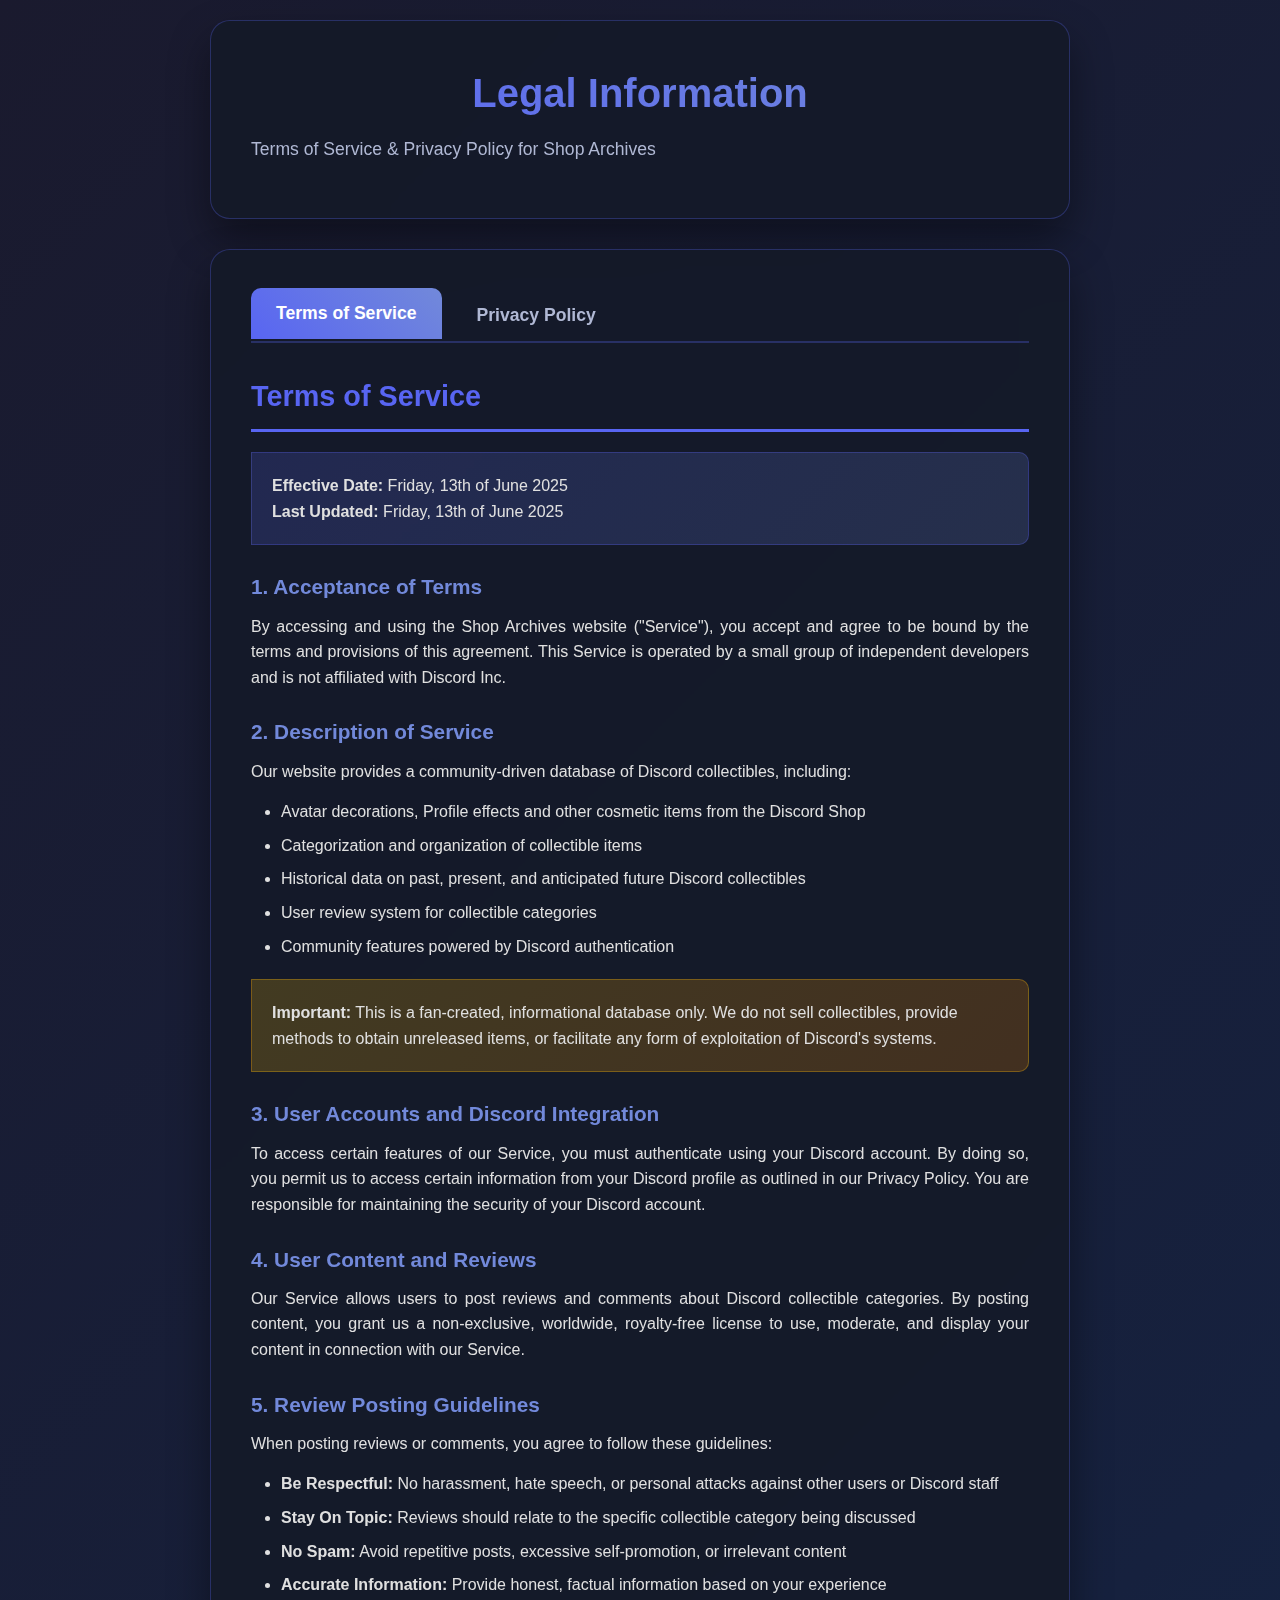
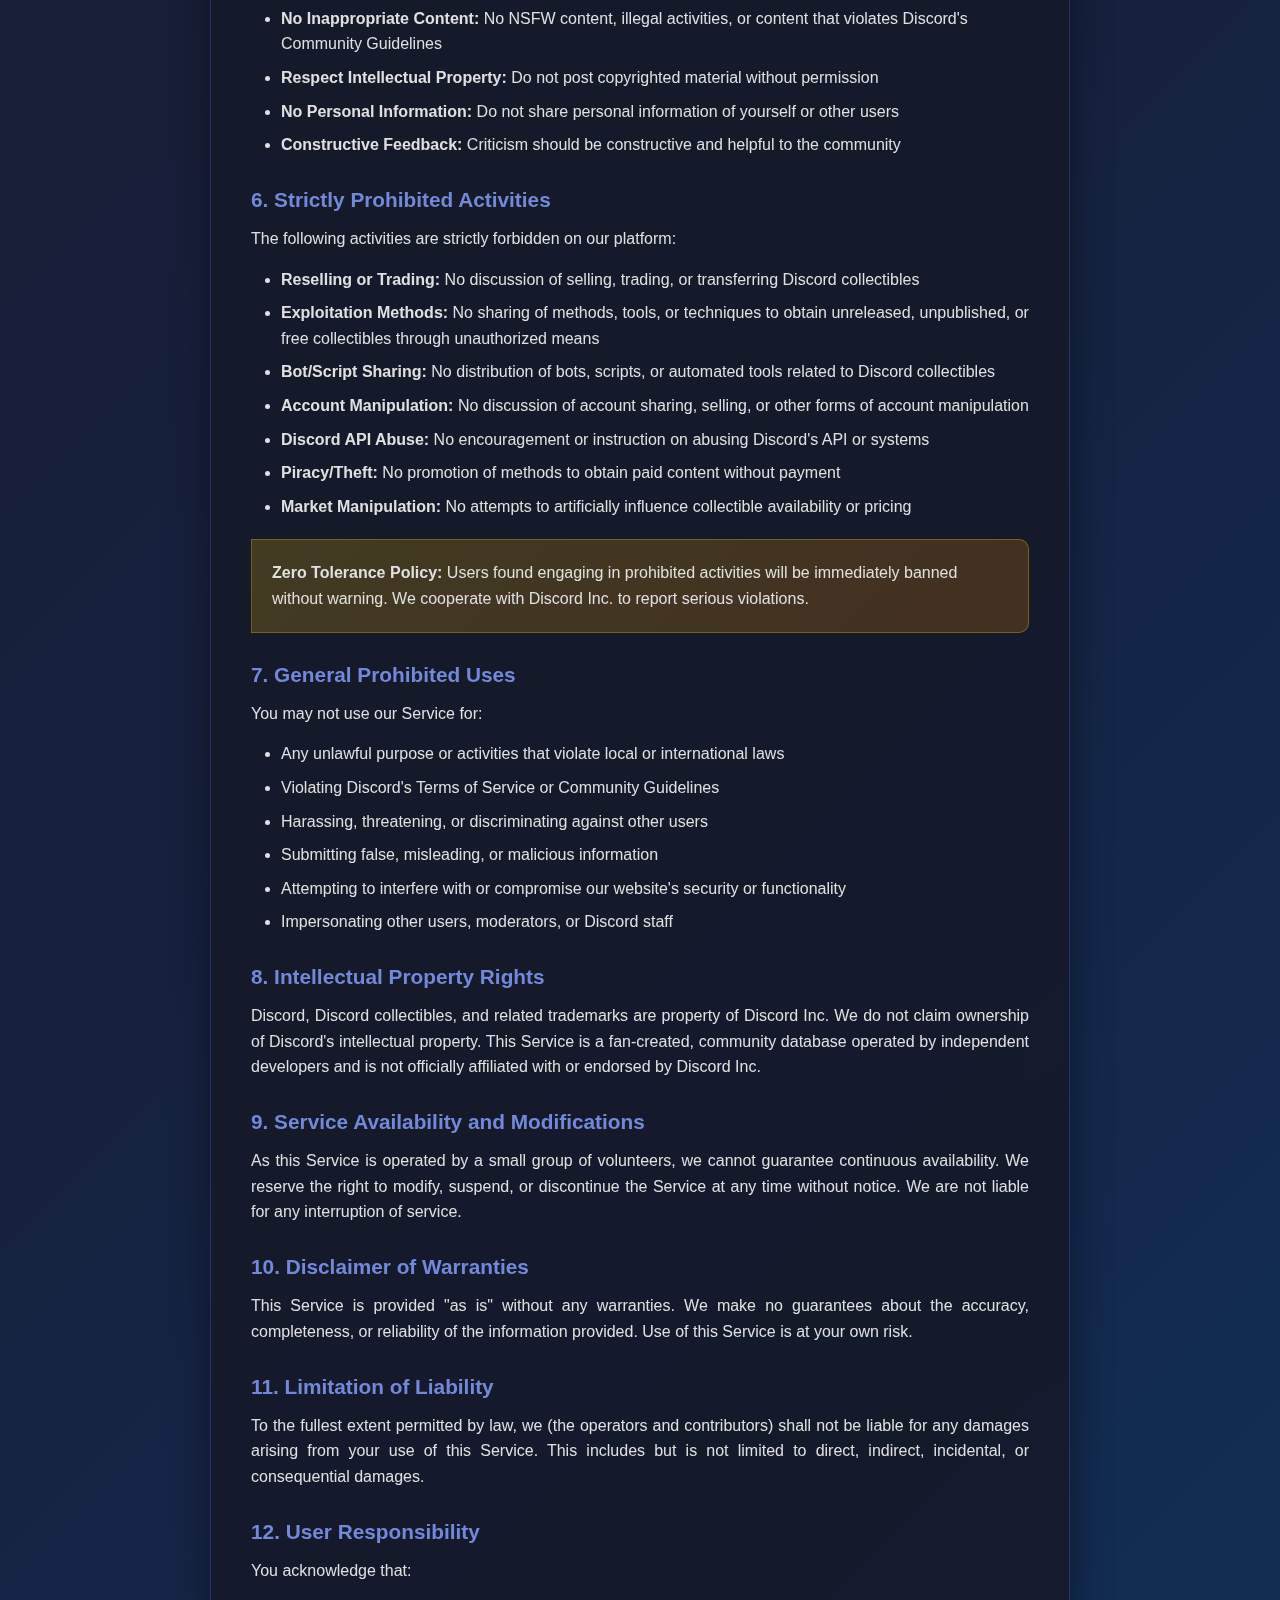
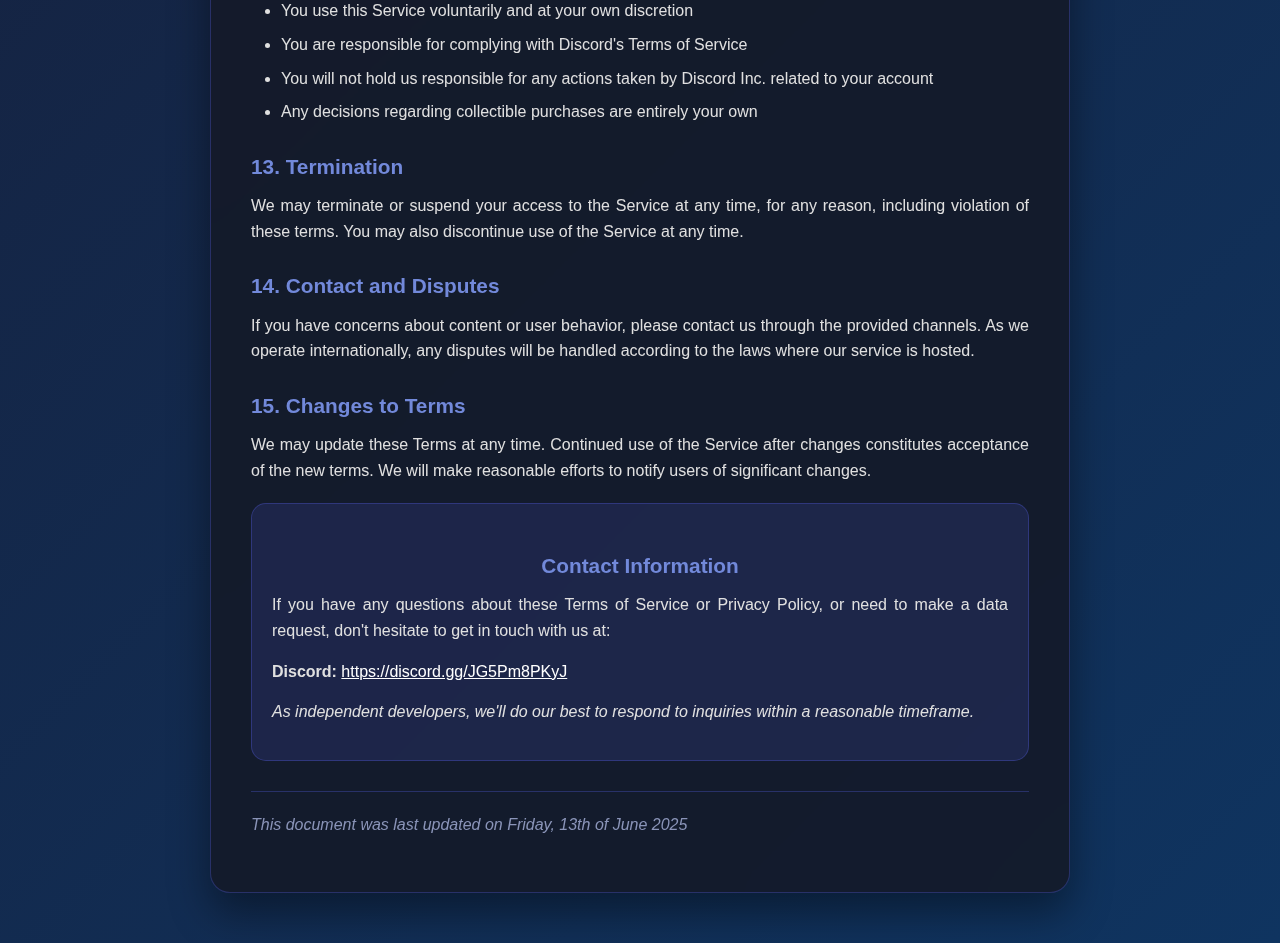
<file: legal-information/index.html>
<html lang="en">
<head>
    <meta charset="UTF-8">
    <meta name="viewport" content="width=device-width, initial-scale=1.0">
    <title>Terms of Service & Privacy Policy</title>
    <link rel="icon" href="../favicon.ico" type="image/x-icon">
    <style>
        * {
            margin: 0;
            padding: 0;
            box-sizing: border-box;
        }

        body {
            font-family: 'Segoe UI', Tahoma, Geneva, Verdana, sans-serif;
            line-height: 1.6;
            color: #e0e0e0;
            background: linear-gradient(135deg, #1a1a2e 0%, #16213e 50%, #0f3460 100%);
            min-height: 100vh;
        }

        .container {
            max-width: 900px;
            margin: 0 auto;
            padding: 20px;
        }

        .header {
            background: rgba(20, 25, 40, 0.9);
            backdrop-filter: blur(20px);
            border: 1px solid rgba(88, 101, 242, 0.3);
            border-radius: 20px;
            padding: 40px;
            margin-bottom: 30px;
            text-align: center;
            box-shadow: 0 20px 40px rgba(0, 0, 0, 0.4);
        }

        .header h1 {
            color: #5865f2;
            font-size: 2.5em;
            margin-bottom: 10px;
            background: linear-gradient(45deg, #5865f2, #7289da);
            -webkit-background-clip: text;
            -webkit-text-fill-color: transparent;
            background-clip: text;
        }

        .header p {
            color: #b0b8d4;
            font-size: 1.1em;
        }

        .content {
            background: rgba(20, 25, 40, 0.9);
            backdrop-filter: blur(20px);
            border: 1px solid rgba(88, 101, 242, 0.3);
            border-radius: 20px;
            padding: 40px;
            box-shadow: 0 20px 40px rgba(0, 0, 0, 0.4);
            margin-bottom: 30px;
        }

        .nav-tabs {
            display: flex;
            gap: 10px;
            margin-bottom: 30px;
            border-bottom: 2px solid rgba(88, 101, 242, 0.3);
        }

        .nav-tab {
            padding: 15px 25px;
            background: transparent;
            border: none;
            border-radius: 10px 10px 0 0;
            cursor: pointer;
            font-size: 1.1em;
            font-weight: 600;
            color: #b0b8d4;
            transition: all 0.3s ease;
            position: relative;
        }

        .nav-tab.active {
            background: linear-gradient(45deg, #5865f2, #7289da);
            color: white;
            transform: translateY(-2px);
        }

        .nav-tab:hover:not(.active) {
            background: rgba(88, 101, 242, 0.1);
            color: #5865f2;
        }

        .tab-content {
            display: none;
            animation: fadeIn 0.5s ease;
        }

        .tab-content.active {
            display: block;
        }

        @keyframes fadeIn {
            from { opacity: 0; transform: translateY(20px); }
            to { opacity: 1; transform: translateY(0); }
        }

        h2 {
            color: #5865f2;
            margin: 30px 0 15px 0;
            font-size: 1.8em;
            border-bottom: 3px solid #5865f2;
            padding-bottom: 10px;
        }

        h3 {
            color: #7289da;
            margin: 25px 0 10px 0;
            font-size: 1.3em;
        }

        p {
            margin-bottom: 15px;
            text-align: justify;
        }

        a {
            color: white;
            text-decoration: underline;
        }

        ul {
            margin: 15px 0 15px 30px;
        }

        li {
            margin-bottom: 8px;
        }

        .highlight-box {
            background: linear-gradient(135deg, rgba(88, 101, 242, 0.2), rgba(114, 137, 218, 0.2));
            border-left: 4px solid #5865f2;
            padding: 20px;
            margin: 20px 0;
            border-radius: 0 10px 10px 0;
            border: 1px solid rgba(88, 101, 242, 0.3);
        }

        .warning-box {
            background: linear-gradient(135deg, rgba(255, 193, 7, 0.2), rgba(255, 138, 0, 0.2));
            border-left: 4px solid #ffc107;
            padding: 20px;
            margin: 20px 0;
            border-radius: 0 10px 10px 0;
            border: 1px solid rgba(255, 193, 7, 0.3);
        }

        .contact-info {
            background: rgba(88, 101, 242, 0.15);
            border: 1px solid rgba(88, 101, 242, 0.3);
            padding: 20px;
            border-radius: 15px;
            margin: 20px 0;
            text-align: center;
        }

        .last-updated {
            text-align: center;
            color: #8a94b8;
            font-style: italic;
            margin-top: 30px;
            padding-top: 20px;
            border-top: 1px solid rgba(88, 101, 242, 0.3);
        }

        @media (max-width: 768px) {
            .container {
                padding: 10px;
            }
            
            .header, .content {
                padding: 20px;
            }
            
            .header h1 {
                font-size: 2em;
            }
            
            .nav-tabs {
                flex-direction: column;
            }
            
            .nav-tab {
                text-align: center;
            }
        }
    </style>
</head>
<body>
    <div class="container">
        <div class="header">
            <h1>Legal Information</h1>
            <p>Terms of Service & Privacy Policy for Shop Archives</p>
        </div>

        <div class="content">
            <div class="nav-tabs">
                <button class="nav-tab active" id="tos-button" onclick="showTab('tos')">Terms of Service</button>
                <button class="nav-tab" id="privacy-button" onclick="showTab('privacy')">Privacy Policy</button>
            </div>

            <div id="tos" class="tab-content active">
                <h2>Terms of Service</h2>
                
                <div class="highlight-box">
                    <strong>Effective Date:</strong> Friday, 13th of June 2025<br>
                    <strong>Last Updated:</strong> Friday, 13th of June 2025
                </div>

                <h3>1. Acceptance of Terms</h3>
                <p>By accessing and using the Shop Archives website ("Service"), you accept and agree to be bound by the terms and provisions of this agreement. This Service is operated by a small group of independent developers and is not affiliated with Discord Inc.</p>

                <h3>2. Description of Service</h3>
                <p>Our website provides a community-driven database of Discord collectibles, including:</p>
                <ul>
                    <li>Avatar decorations, Profile effects and other cosmetic items from the Discord Shop</li>
                    <li>Categorization and organization of collectible items</li>
                    <li>Historical data on past, present, and anticipated future Discord collectibles</li>
                    <li>User review system for collectible categories</li>
                    <li>Community features powered by Discord authentication</li>
                </ul>

                <div class="warning-box">
                    <strong>Important:</strong> This is a fan-created, informational database only. We do not sell collectibles, provide methods to obtain unreleased items, or facilitate any form of exploitation of Discord's systems.
                </div>

                <h3>3. User Accounts and Discord Integration</h3>
                <p>To access certain features of our Service, you must authenticate using your Discord account. By doing so, you permit us to access certain information from your Discord profile as outlined in our Privacy Policy. You are responsible for maintaining the security of your Discord account.</p>

                <h3>4. User Content and Reviews</h3>
                <p>Our Service allows users to post reviews and comments about Discord collectible categories. By posting content, you grant us a non-exclusive, worldwide, royalty-free license to use, moderate, and display your content in connection with our Service.</p>

                <h3>5. Review Posting Guidelines</h3>
                <p>When posting reviews or comments, you agree to follow these guidelines:</p>
                <ul>
                    <li><strong>Be Respectful:</strong> No harassment, hate speech, or personal attacks against other users or Discord staff</li>
                    <li><strong>Stay On Topic:</strong> Reviews should relate to the specific collectible category being discussed</li>
                    <li><strong>No Spam:</strong> Avoid repetitive posts, excessive self-promotion, or irrelevant content</li>
                    <li><strong>Accurate Information:</strong> Provide honest, factual information based on your experience</li>
                    <li><strong>No Inappropriate Content:</strong> No NSFW content, illegal activities, or content that violates Discord's Community Guidelines</li>
                    <li><strong>Respect Intellectual Property:</strong> Do not post copyrighted material without permission</li>
                    <li><strong>No Personal Information:</strong> Do not share personal information of yourself or other users</li>
                    <li><strong>Constructive Feedback:</strong> Criticism should be constructive and helpful to the community</li>
                </ul>

                <h3>6. Strictly Prohibited Activities</h3>
                <p>The following activities are strictly forbidden on our platform:</p>
                <ul>
                    <li><strong>Reselling or Trading:</strong> No discussion of selling, trading, or transferring Discord collectibles</li>
                    <li><strong>Exploitation Methods:</strong> No sharing of methods, tools, or techniques to obtain unreleased, unpublished, or free collectibles through unauthorized means</li>
                    <li><strong>Bot/Script Sharing:</strong> No distribution of bots, scripts, or automated tools related to Discord collectibles</li>
                    <li><strong>Account Manipulation:</strong> No discussion of account sharing, selling, or other forms of account manipulation</li>
                    <li><strong>Discord API Abuse:</strong> No encouragement or instruction on abusing Discord's API or systems</li>
                    <li><strong>Piracy/Theft:</strong> No promotion of methods to obtain paid content without payment</li>
                    <li><strong>Market Manipulation:</strong> No attempts to artificially influence collectible availability or pricing</li>
                </ul>

                <div class="warning-box">
                    <strong>Zero Tolerance Policy:</strong> Users found engaging in prohibited activities will be immediately banned without warning. We cooperate with Discord Inc. to report serious violations.
                </div>

                <h3>7. General Prohibited Uses</h3>
                <p>You may not use our Service for:</p>
                <ul>
                    <li>Any unlawful purpose or activities that violate local or international laws</li>
                    <li>Violating Discord's Terms of Service or Community Guidelines</li>
                    <li>Harassing, threatening, or discriminating against other users</li>
                    <li>Submitting false, misleading, or malicious information</li>
                    <li>Attempting to interfere with or compromise our website's security or functionality</li>
                    <li>Impersonating other users, moderators, or Discord staff</li>
                </ul>

                <h3>8. Intellectual Property Rights</h3>
                <p>Discord, Discord collectibles, and related trademarks are property of Discord Inc. We do not claim ownership of Discord's intellectual property. This Service is a fan-created, community database operated by independent developers and is not officially affiliated with or endorsed by Discord Inc.</p>

                <h3>9. Service Availability and Modifications</h3>
                <p>As this Service is operated by a small group of volunteers, we cannot guarantee continuous availability. We reserve the right to modify, suspend, or discontinue the Service at any time without notice. We are not liable for any interruption of service.</p>

                <h3>10. Disclaimer of Warranties</h3>
                <p>This Service is provided "as is" without any warranties. We make no guarantees about the accuracy, completeness, or reliability of the information provided. Use of this Service is at your own risk.</p>

                <h3>11. Limitation of Liability</h3>
                <p>To the fullest extent permitted by law, we (the operators and contributors) shall not be liable for any damages arising from your use of this Service. This includes but is not limited to direct, indirect, incidental, or consequential damages.</p>

                <h3>12. User Responsibility</h3>
                <p>You acknowledge that:</p>
                <ul>
                    <li>You use this Service voluntarily and at your own discretion</li>
                    <li>You are responsible for complying with Discord's Terms of Service</li>
                    <li>You will not hold us responsible for any actions taken by Discord Inc. related to your account</li>
                    <li>Any decisions regarding collectible purchases are entirely your own</li>
                </ul>

                <h3>13. Termination</h3>
                <p>We may terminate or suspend your access to the Service at any time, for any reason, including violation of these terms. You may also discontinue use of the Service at any time.</p>

                <h3>14. Contact and Disputes</h3>
                <p>If you have concerns about content or user behavior, please contact us through the provided channels. As we operate internationally, any disputes will be handled according to the laws where our service is hosted.</p>

                <h3>15. Changes to Terms</h3>
                <p>We may update these Terms at any time. Continued use of the Service after changes constitutes acceptance of the new terms. We will make reasonable efforts to notify users of significant changes.</p>
            </div>

            <div id="privacy" class="tab-content">
                <h2>Privacy Policy</h2>
                
                <div class="highlight-box">
                    <strong>Effective Date:</strong> Friday, 13th of June 2025<br>
                    <strong>Last Updated:</strong> Friday, 13th of June 2025
                </div>

                <h3>1. Information We Collect</h3>
                <p>When you use Shop Archives, we collect the following information through Discord's OAuth system and your interactions with our Service:</p>

                <h4>Information from Discord Authentication</h4>
                <ul>
                    <li>Discord User ID (unique identifier)</li>
                    <li>Username</li>
                    <li>Display name (if different from username)</li>
                    <li>Avatar</li>
                    <li>Banner</li>
                    <li>Banner Color</li>
                    <li>Premium Type (what Nitro you have)</li>
                    <li>Your applied Guild Tag</li>
                    <li>Your applied Avatar Decoration</li>
                    <li>Your applied Nameplate</li>
                </ul>

                <h4>Information You Voluntarily Provide</h4>
                <ul>
                    <li>Reviews, Ratings and comments you post about collectible categories</li>
                    <li>Any other content you choose to share on our platform</li>
                </ul>

                <h4>Automatically Collected Technical Information</h4>
                <ul>
                    <li>Technical information (browser type, device type)</li>
                    <li>IP address (for security and geographic analytics only)</li>
                </ul>

                <div class="warning-box">
                    <strong>Note:</strong> We are independent developers, not a company. We collect minimal data necessary for the Service to function and do not engage in extensive data collection or tracking.
                </div>

                <h3>2. How We Use Your Information</h3>
                <p>We use the collected information solely for the following purposes:</p>
                <ul>
                    <li>Providing and maintaining our community database Service</li>
                    <li>Authenticating your identity through Discord</li>
                    <li>Displaying your username and avatar with your reviews (publicly visible)</li>
                    <li>Moderating user-generated content to maintain community standards</li>
                    <li>Preventing spam, abuse, and violations of our Terms of Service</li>
                    <li>Basic analytics to understand how the Service is used (no personal tracking)</li>
                    <li>Communicating about Service updates or critical issues</li>
                </ul>

                <div class="highlight-box">
                    <strong>What We Don't Do:</strong>
                    <ul>
                        <li>We don't sell or monetize your data</li>
                        <li>We don't track you across other websites</li>
                        <li>We don't use your data for advertising</li>
                        <li>We don't share your data with third parties for marketing</li>
                    </ul>
                </div>

                <h3>3. Information Sharing and Disclosure</h3>
                <p>As independent operators, we have a simple approach to data sharing:</p>
                
                <h4>Public Information</h4>
                <p>When you post reviews or comments, your Discord username and avatar are displayed publicly alongside your content. This is necessary for community functionality.</p>

                <h4>No Commercial Sharing</h4>
                <p>We do not sell, rent, or trade your personal information to anyone.</p>

                <h4>Legal Requirements</h4>
                <p>We may disclose information if required by law or to protect the safety of our users and the integrity of the Service.</p>

                <h4>Service Functionality</h4>
                <p>Basic technical information may be shared with hosting providers and essential service providers, but only as necessary for website functionality.</p>

                <h3>4. Data Storage and Security</h3>
                <p>As a small group of developers, we implement reasonable security measures within our capabilities to protect your information. However, we cannot guarantee absolute security, and you use the Service understanding this limitation.</p>

                <h3>5. Data Retention</h3>
                <p>We retain your information only as long as necessary to provide the Service. You may request deletion of your account and associated data by contacting us. Note that some content (like reviews) may remain in anonymized form for community continuity.</p>

                <h3>6. Your Rights and Choices</h3>
                <p>You have the following rights regarding your information:</p>
                <ul>
                    <li><strong>Access:</strong> Ask us what information we have about you</li>
                    <li><strong>Correction:</strong> Request correction of inaccurate information</li>
                    <li><strong>Deletion:</strong> Request deletion of your account and data</li>
                    <li><strong>Withdrawal:</strong> Stop using the Service at any time</li>
                </ul>

                <div class="highlight-box">
                    <strong>Easy Data Control:</strong> Since we're a small operation, you can contact us directly for any data-related requests. We'll respond as quickly as possible.
                </div>

                <h3>7. Cookies and Tracking</h3>
                <p>We use minimal cookies necessary for the Service to function (like keeping you logged in). We do not use tracking cookies or analytics that follow you across the internet.</p>

                <h3>8. Third-Party Services</h3>
                <p>Our Service integrates with Discord for authentication. Discord's own Privacy Policy governs your use of Discord's services. We may also link to other websites, but we're not responsible for their privacy practices.</p>

                <h3>9. Age Requirements</h3>
                <p>Our Service is intended for users who meet Discord's age requirements. We do not knowingly collect information from users under the age of 13.</p>

                <h3>10. International Users</h3>
                <p>As independent developers, we operate this Service internationally. Your information may be processed in different countries, but we maintain the same privacy standards regardless of location.</p>

                <h3>11. Changes to Privacy Policy</h3>
                <p>We may update this Privacy Policy occasionally. We'll post any changes on this page and update the "Last Updated" date. Significant changes will be communicated through the Service.</p>

                <h3>12. Discord's Privacy Policy</h3>
                <p>Your use of Discord's authentication services is also governed by Discord's Privacy Policy. We encourage you to review Discord's privacy practices as well.</p>
            </div>

            <div class="contact-info">
                <h3>Contact Information</h3>
                <p>If you have any questions about these Terms of Service or Privacy Policy, or need to make a data request, don't hesitate to get in touch with us at:</p>
                <p><strong>Discord:</strong> <a href="https://discord.gg/JG5Pm8PKyJ">https://discord.gg/JG5Pm8PKyJ</a></p>
                <p><em>As independent developers, we'll do our best to respond to inquiries within a reasonable timeframe.</em></p>
            </div>

            <div class="last-updated">
                <p>This document was last updated on Friday, 13th of June 2025</p>
            </div>
        </div>
    </div>

    <script>

        const params = new URLSearchParams(window.location.search);

        function setParams(params) {
            const url = new URL(window.location);
        
            url.search = '';
        
            Object.entries(params).forEach(([key, value]) => {
                url.searchParams.set(key, value);
            });
        
            history.replaceState(null, '', url);
        }

        if (params.get("page") === "tos" || params.get("page") === "privacy") {
            showTab(params.get("page"))
        }

        function showTab(tabName) {
            const contents = document.querySelectorAll('.tab-content');
            contents.forEach(content => {
                content.classList.remove('active');
            });

            const tabs = document.querySelectorAll('.nav-tab');
            tabs.forEach(tab => {
                tab.classList.remove('active');
            });

            document.getElementById(tabName).classList.add('active');

            document.getElementById(tabName+'-button').classList.add('active');

            setParams({page: tabName});
        }

        document.addEventListener('DOMContentLoaded', function() {
            const links = document.querySelectorAll('a[href^="#"]');
            links.forEach(link => {
                link.addEventListener('click', function(e) {
                    e.preventDefault();
                    const target = document.querySelector(this.getAttribute('href'));
                    if (target) {
                        target.scrollIntoView({
                            behavior: 'smooth',
                            block: 'start'
                        });
                    }
                });
            });
        });
    </script>
</body>
</html>
</file>
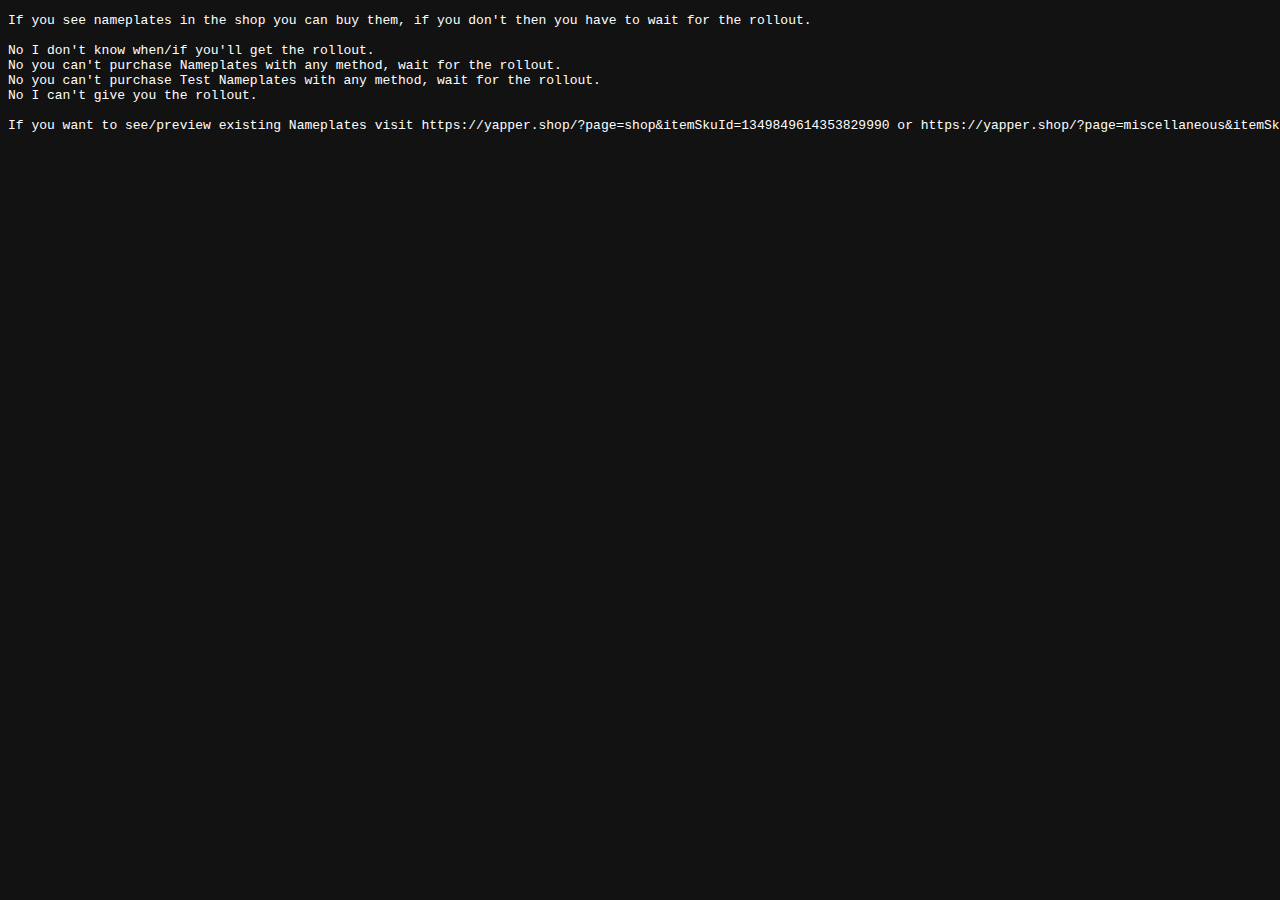
<file: np/index.html>
<!DOCTYPE html>
<html lang="en">

<head>
    <base target="_blank">
    <title>Nameplates | Shop Archives</title>
    <link rel="icon" href="./favicon.ico" type="image/x-icon">
    <meta content="Nameplates are a beta feature" property="og:title" />
    <meta content="If you see nameplates in the shop you can buy them, if you don't then you have to wait for the rollout." property="og:description" />
    <meta content="https://yapper.shop/np" property="og:url" />
    <meta content="https://cdn.yapper.shop/assets/172.png" property="og:image" />
    <meta content="#B9E87A" data-react-helmet="true" name="theme-color" />
</head>

<body style="background-color: #121212; color: white;">
    <pre>If you see nameplates in the shop you can buy them, if you don't then you have to wait for the rollout.

No I don't know when/if you'll get the rollout.
No you can't purchase Nameplates with any method, wait for the rollout.
No you can't purchase Test Nameplates with any method, wait for the rollout.
No I can't give you the rollout.

If you want to see/preview existing Nameplates visit https://yapper.shop/?page=shop&itemSkuId=1349849614353829990 or https://yapper.shop/?page=miscellaneous&itemSkuId=1344802365307621427
    </pre>
</body>

</html>
</file>
